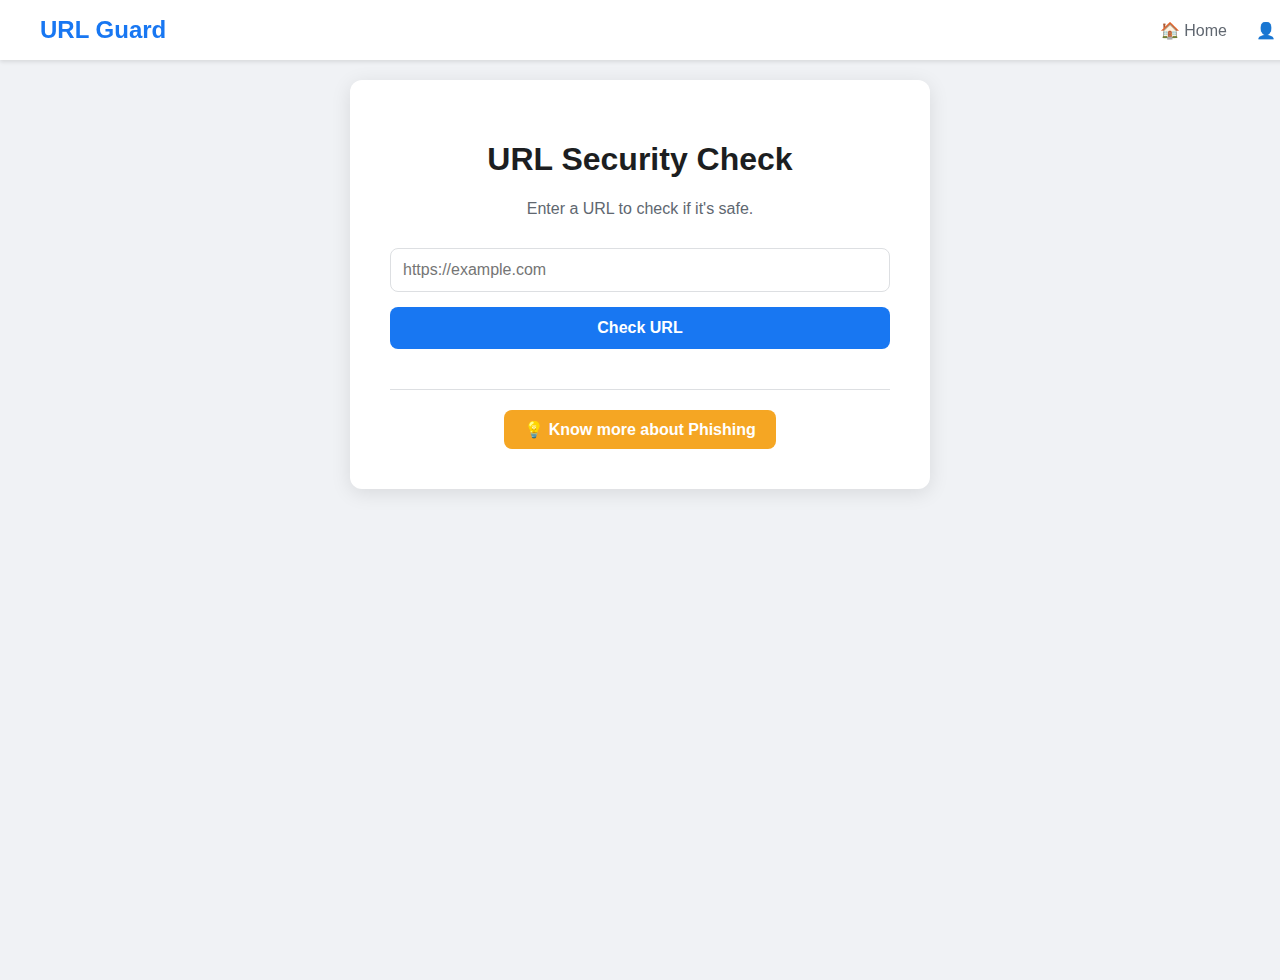
<file: index.html>
<!DOCTYPE html>
<html lang="en">
<head>
    <meta charset="UTF-8">
    <meta name="viewport" content="width=device-width, initial-scale=1.0">
    <title>Phishing URL Detector</title>
    <link rel="stylesheet" href="/static/styles.css">
    </head>
<body>
    <header class="dashboard-header">
        <div class="logo">
            URL Guard
        </div>
        <nav class="dashboard-nav">
            <a href="/">🏠 Home</a>
            <a href="login.html">👤 Login</a>
        </nav>
    </header>

    <main class="container">
        <h1>URL Security Check</h1>
        <p class="subtitle">Enter a URL to check if it's safe.</p>
        
        <form id="url-form">
            <input type="text" id="url-input" placeholder="https://example.com" required>
            <button type="submit" id="check-button">Check URL</button>
        </form>

        <div id="result-container" class="hidden">
            <div id="result-card">
                <h2 id="result-status"></h2>
                <p>Risk Score: <span id="risk-score"></span>/100</p>
            </div>
        </div>

        <div class="info-section">
            <a href="info.html" class="info-button">💡 Know more about Phishing</a>
        </div>
    </main>

    <script src="/static/app.js"></script>
</body>
</html>
</file>
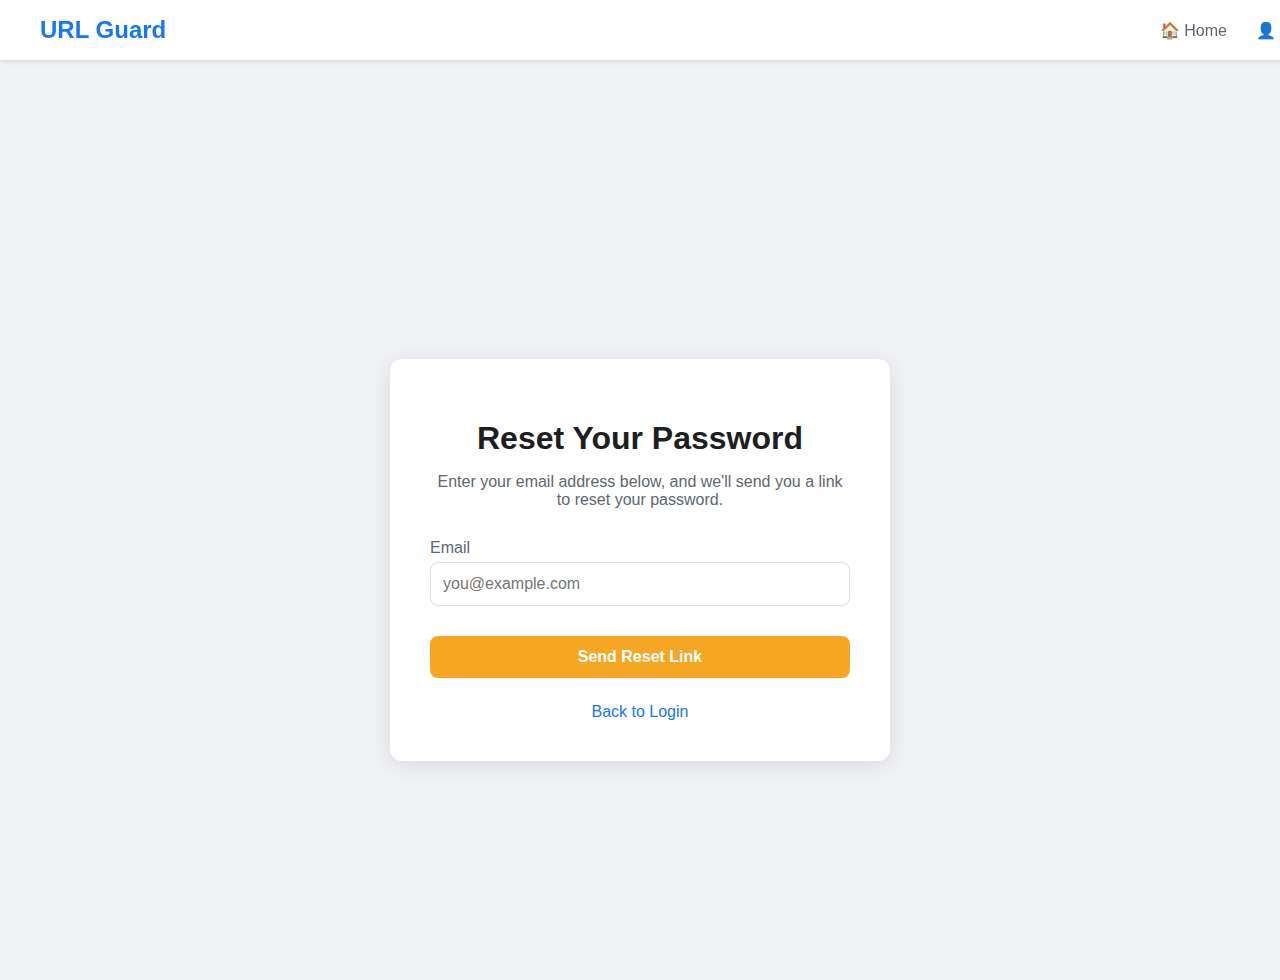
<file: forgot-password.html>
<!DOCTYPE html>
<html lang="en">
<head>
    <meta charset="UTF-8">
    <meta name="viewport" content="width=device-width, initial-scale=1.0">
    <title>Forgot Password - URL Guard</title>
    <link rel="stylesheet" href="styles.css">
    <link rel="stylesheet" href="forgot-password_styles.css">
</head>
<body>
    <header class="dashboard-header">
        <div class="logo">
            URL Guard
        </div>
        <nav class="dashboard-nav">
            <a href="index.html">🏠 Home</a>
            <a href="login.html">👤 Login</a>
        </nav>
    </header>

    <main class="forgot-password-container">
        <div class="forgot-password-box">
            <h1>Reset Your Password</h1>
            <p class="instruction-text">Enter your email address below, and we'll send you a link to reset your password.</p>
            <form id="forgot-password-form">
                <div class="input-group">
                    <label for="email">Email</label>
                    <input type="email" id="email" name="email" placeholder="you@example.com" required>
                </div>
                <button type="submit" class="reset-button">Send Reset Link</button>
            </form>
            <div class="extra-links">
                <a href="login.html">Back to Login</a>
            </div>
        </div>
    </main>
</body>
</html>
</file>
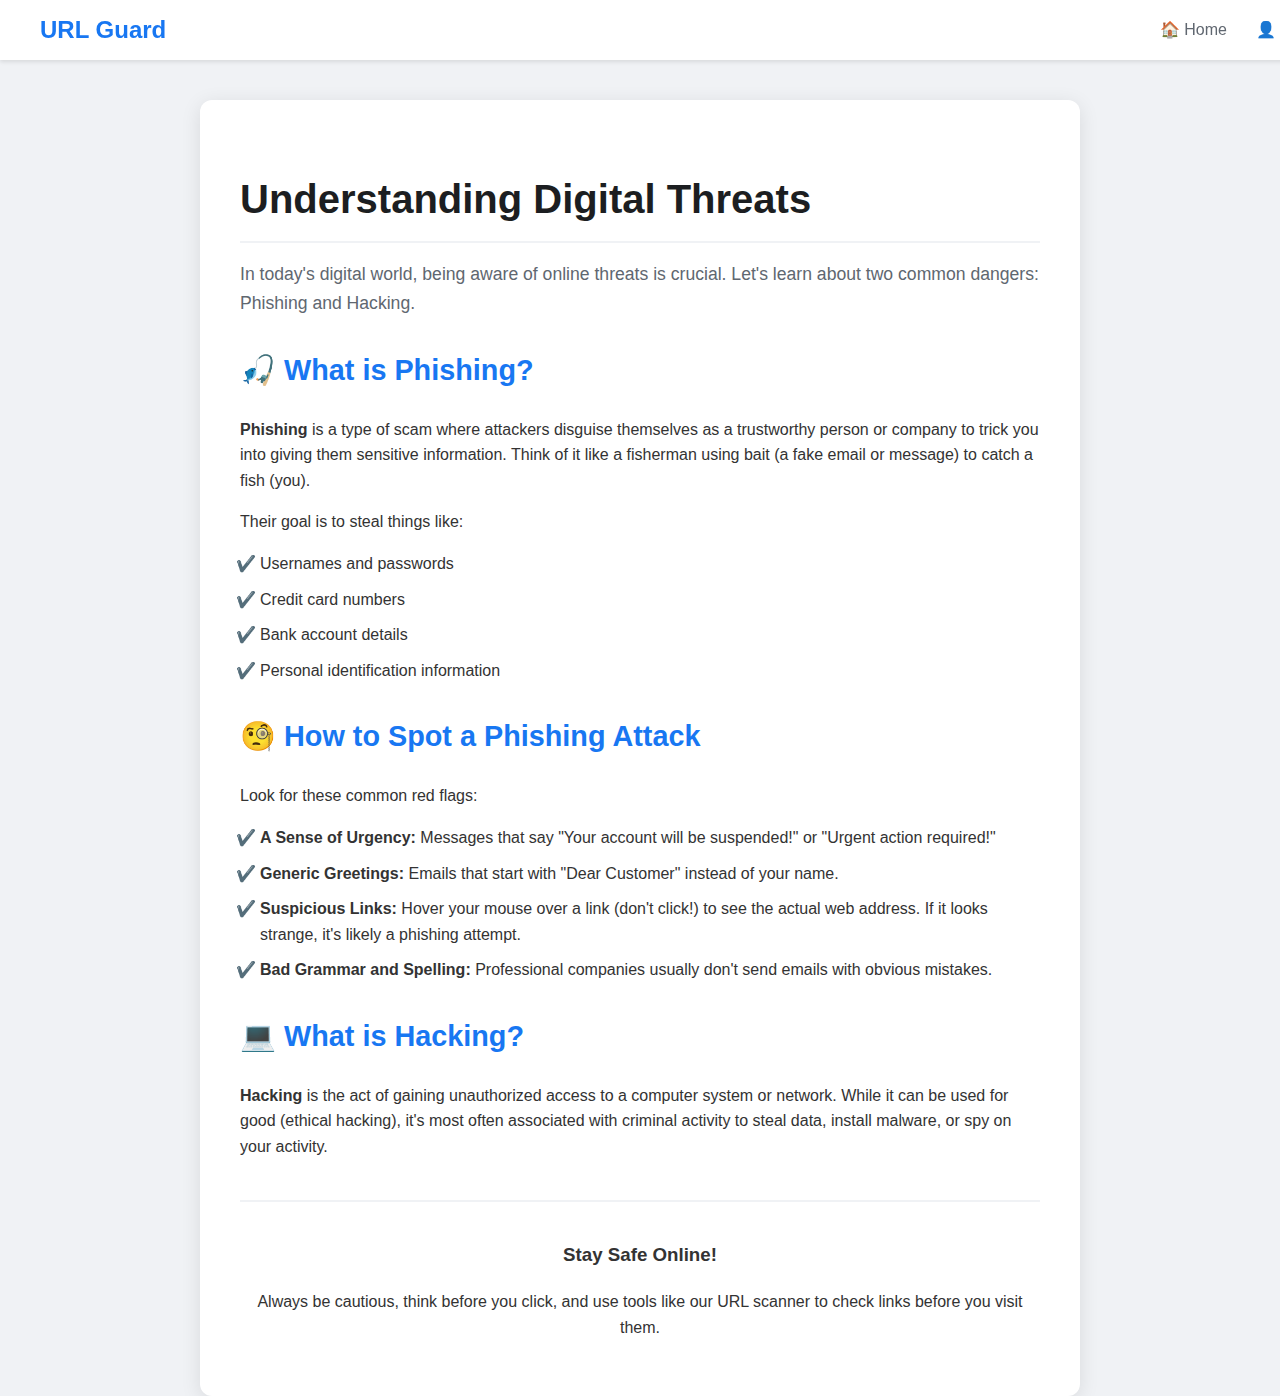
<file: info.html>
<!DOCTYPE html>
<html lang="en">
<head>
    <meta charset="UTF-8">
    <meta name="viewport" content="width=device-width, initial-scale=1.0">
    <title>About Phishing & Hacking</title>
    <link rel="stylesheet" href="styles.css"> 
    <link rel="stylesheet" href="info_styles.css">
</head>
<body>
    <header class="dashboard-header">
        <div class="logo">
            URL Guard
        </div>
        <nav class="dashboard-nav">
            <a href="index.html">🏠 Home</a>
            <a href="login.html">👤 Login</a>
        </nav>
    </header>
    <div class="info-container">
        <h1>Understanding Digital Threats</h1>
        <p class="intro">In today's digital world, being aware of online threats is crucial. Let's learn about two common dangers: Phishing and Hacking.</p>
        
        <div class="section">
            <h2>🎣 What is Phishing?</h2>
            <p><strong>Phishing</strong> is a type of scam where attackers disguise themselves as a trustworthy person or company to trick you into giving them sensitive information. Think of it like a fisherman using bait (a fake email or message) to catch a fish (you).</p>
            <p>Their goal is to steal things like:</p>
            <ul>
                <li>Usernames and passwords</li>
                <li>Credit card numbers</li>
                <li>Bank account details</li>
                <li>Personal identification information</li>
            </ul>
        </div>
        
        <div class="section">
            <h2>🧐 How to Spot a Phishing Attack</h2>
            <p>Look for these common red flags:</p>
            <ul>
                <li><strong>A Sense of Urgency:</strong> Messages that say "Your account will be suspended!" or "Urgent action required!"</li>
                <li><strong>Generic Greetings:</strong> Emails that start with "Dear Customer" instead of your name.</li>
                <li><strong>Suspicious Links:</strong> Hover your mouse over a link (don't click!) to see the actual web address. If it looks strange, it's likely a phishing attempt.</li>
                <li><strong>Bad Grammar and Spelling:</strong> Professional companies usually don't send emails with obvious mistakes.</li>
            </ul>
        </div>
        
        <div class="section">
            <h2>💻 What is Hacking?</h2>
            <p><strong>Hacking</strong> is the act of gaining unauthorized access to a computer system or network. While it can be used for good (ethical hacking), it's most often associated with criminal activity to steal data, install malware, or spy on your activity.</p>
        </div>

        <div class="section-final">
            <h3>Stay Safe Online!</h3>
            <p>Always be cautious, think before you click, and use tools like our URL scanner to check links before you visit them.</p>
        </div>
    </div>
</body>
</html>
</file>
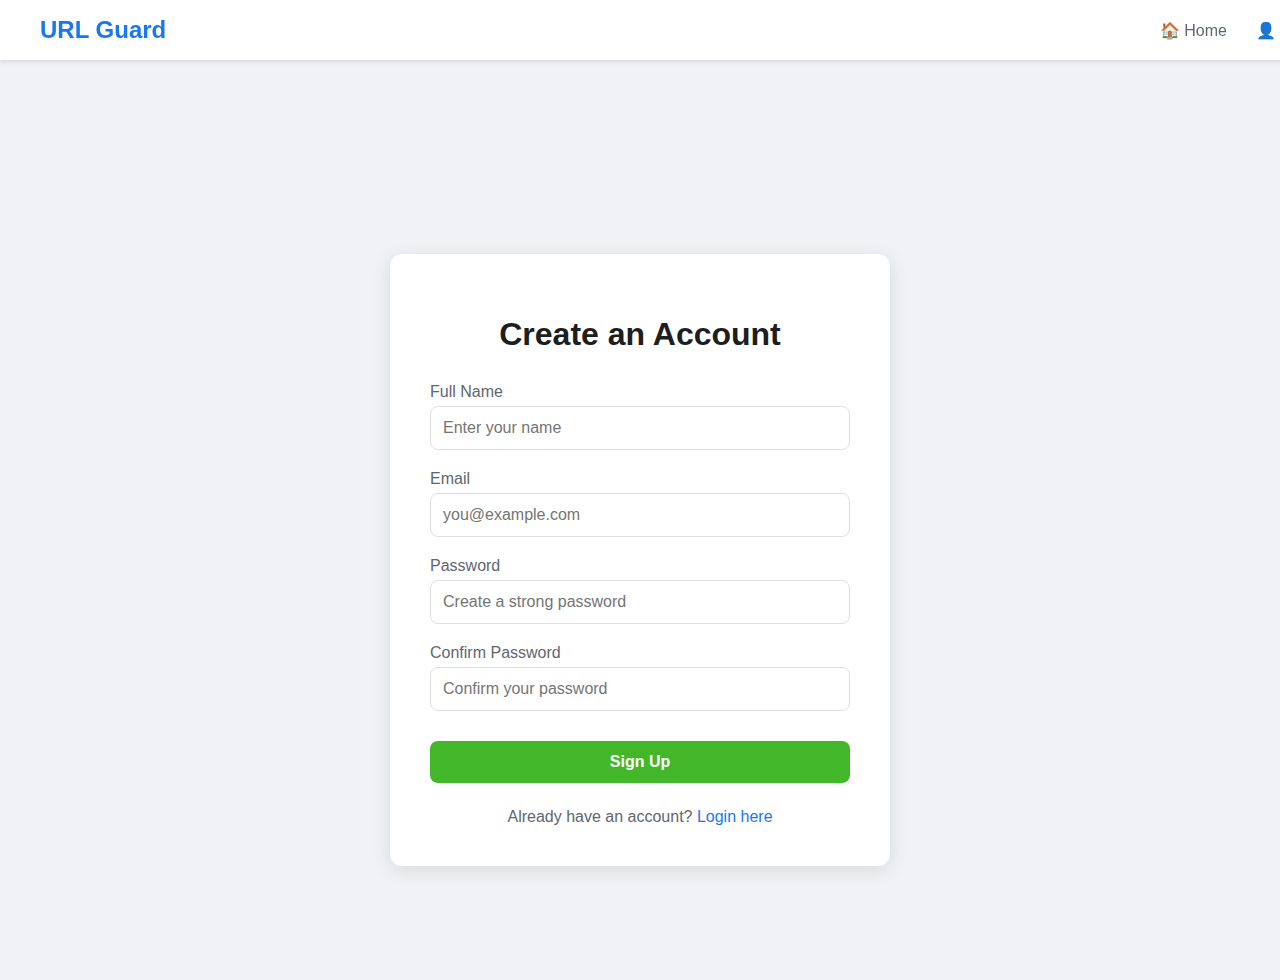
<file: signup.html>
<!DOCTYPE html>
<html lang="en">
<head>
    <meta charset="UTF-8">
    <meta name="viewport" content="width=device-width, initial-scale=1.0">
    <title>Sign Up - URL Guard</title>
    <link rel="stylesheet" href="styles.css">
    <link rel="stylesheet" href="signup_styles.css">
</head>
<body>
    <header class="dashboard-header">
        <div class="logo">
            URL Guard
        </div>
        <nav class="dashboard-nav">
            <a href="index.html">🏠 Home</a>
            <a href="login.html">👤 Login</a>
        </nav>
    </header>

    <main class="signup-container">
        <div class="signup-box">
            <h1>Create an Account</h1>
            <form id="signup-form">
                <div class="input-group">
                    <label for="fullname">Full Name</label>
                    <input type="text" id="fullname" name="fullname" placeholder="Enter your name" required>
                </div>
                <div class="input-group">
                    <label for="email">Email</label>
                    <input type="email" id="email" name="email" placeholder="you@example.com" required>
                </div>
                <div class="input-group">
                    <label for="password">Password</label>
                    <input type="password" id="password" name="password" placeholder="Create a strong password" required>
                </div>
                 <div class="input-group">
                    <label for="confirm-password">Confirm Password</label>
                    <input type="password" id="confirm-password" name="confirm-password" placeholder="Confirm your password" required>
                </div>
                <button type="submit" class="signup-button">Sign Up</button>
            </form>
            <div class="extra-links">
                <span>Already have an account? <a href="login.html">Login here</a></span>
            </div>
        </div>
     </main>

    <script src="signup.js"></script>
    </body>
</html
</file>
<file: static/styles.css>
body {
    font-family: -apple-system, BlinkMacSystemFont, 'Segoe UI', Roboto, sans-serif;
    background-color: #f0f2f5;
    display: flex;
    justify-content: center;
    align-items: center;
    height: 100vh;
    margin: 0;
}
.container {
    background: #fff;
    padding: 40px;
    border-radius: 12px;
    box-shadow: 0 4px 20px rgba(0, 0, 0, 0.1);
    text-align: center;
    width: 90%;
    max-width: 500px;
}
h1 {
    font-size: 2rem;
    color: #1c1e21;
}
.subtitle {
    color: #606770;
    margin-bottom: 30px;
}
#url-input {
    width: 100%;
    padding: 12px;
    border: 1px solid #dddfe2;
    border-radius: 8px;
    font-size: 1rem;
    box-sizing: border-box;
}
#check-button {
    width: 100%;
    padding: 12px;
    background-color: #1877f2;
    color: #fff;
    border: none;
    border-radius: 8px;
    font-size: 1rem;
    font-weight: bold;
    cursor: pointer;
    margin-top: 15px;
    transition: background-color 0.2s;
}
#check-button:hover {
    background-color: #166fe5;
}
.hidden {
    display: none;
}
#result-container {
    margin-top: 30px;
}
#result-card {
    padding: 20px;
    border-radius: 8px;
    color: #fff;
}
#result-status {
    font-size: 1.5rem;
    font-weight: bold;
}

/* Result styles */
.safe { background-color: #42b72a; }
.suspicious { background-color: #f5a623; }
.dangerous { background-color: #f02849; }
/* ===== START: ADD THIS CSS ===== */
.info-section {
    margin-top: 40px;
    border-top: 1px solid #dddfe2;
    padding-top: 20px;
}

.info-button {
    display: inline-block;
    background-color: #f5a623;
    color: #fff;
    padding: 10px 20px;
    border-radius: 8px;
    text-decoration: none;
    font-weight: bold;
    transition: background-color 0.2s;
}

.info-button:hover {
    background-color: #d88e17;
}
/* ===== START: ADD THIS CSS ===== */

/* Adjust body to accommodate the header */
body {
    /* Change flex alignment to start from the top */
    align-items: flex-start; 
    padding-top: 80px; /* Add padding to prevent content from hiding under the fixed header */
}

/* Header Styling */
.dashboard-header {
    width: 100%;
    background-color: #ffffff;
    padding: 0 40px;
    box-shadow: 0 2px 4px rgba(0,0,0,0.1);
    display: flex;
    justify-content: space-between;
    align-items: center;
    height: 60px;
    position: fixed; /* Make header stick to the top */
    top: 0;
    left: 0;
    z-index: 1000;
}

.logo {
    font-size: 1.5rem;
    font-weight: bold;
    color: #1877f2;
}

.dashboard-nav a {
    color: #606770;
    text-decoration: none;
    font-weight: 500;
    margin-left: 25px;
    font-size: 1rem;
    transition: color 0.2s;
}

.dashboard-nav a:hover {
    color: #1877f2;
}

/* ===== END: ADD THIS CSS ===== */
</file>
<file: styles.css>
body {
    font-family: -apple-system, BlinkMacSystemFont, 'Segoe UI', Roboto, sans-serif;
    background-color: #f0f2f5;
    display: flex;
    justify-content: center;
    align-items: center;
    height: 100vh;
    margin: 0;
}
.container {
    background: #fff;
    padding: 40px;
    border-radius: 12px;
    box-shadow: 0 4px 20px rgba(0, 0, 0, 0.1);
    text-align: center;
    width: 90%;
    max-width: 500px;
}
h1 {
    font-size: 2rem;
    color: #1c1e21;
}
.subtitle {
    color: #606770;
    margin-bottom: 30px;
}
#url-input {
    width: 100%;
    padding: 12px;
    border: 1px solid #dddfe2;
    border-radius: 8px;
    font-size: 1rem;
    box-sizing: border-box;
}
#check-button {
    width: 100%;
    padding: 12px;
    background-color: #1877f2;
    color: #fff;
    border: none;
    border-radius: 8px;
    font-size: 1rem;
    font-weight: bold;
    cursor: pointer;
    margin-top: 15px;
    transition: background-color 0.2s;
}
#check-button:hover {
    background-color: #166fe5;
}
.hidden {
    display: none;
}
#result-container {
    margin-top: 30px;
}
#result-card {
    padding: 20px;
    border-radius: 8px;
    color: #fff;
}
#result-status {
    font-size: 1.5rem;
    font-weight: bold;
}

/* Result styles */
.safe { background-color: #42b72a; }
.suspicious { background-color: #f5a623; }
.dangerous { background-color: #f02849; }
/* ===== START: ADD THIS CSS ===== */
.info-section {
    margin-top: 40px;
    border-top: 1px solid #dddfe2;
    padding-top: 20px;
}

.info-button {
    display: inline-block;
    background-color: #f5a623;
    color: #fff;
    padding: 10px 20px;
    border-radius: 8px;
    text-decoration: none;
    font-weight: bold;
    transition: background-color 0.2s;
}

.info-button:hover {
    background-color: #d88e17;
}
/* ===== START: ADD THIS CSS ===== */

/* Adjust body to accommodate the header */
body {
    /* Change flex alignment to start from the top */
    align-items: flex-start; 
    padding-top: 80px; /* Add padding to prevent content from hiding under the fixed header */
}

/* Header Styling */
.dashboard-header {
    width: 100%;
    background-color: #ffffff;
    padding: 0 40px;
    box-shadow: 0 2px 4px rgba(0,0,0,0.1);
    display: flex;
    justify-content: space-between;
    align-items: center;
    height: 60px;
    position: fixed; /* Make header stick to the top */
    top: 0;
    left: 0;
    z-index: 1000;
}

.logo {
    font-size: 1.5rem;
    font-weight: bold;
    color: #1877f2;
}

.dashboard-nav a {
    color: #606770;
    text-decoration: none;
    font-weight: 500;
    margin-left: 25px;
    font-size: 1rem;
    transition: color 0.2s;
}

.dashboard-nav a:hover {
    color: #1877f2;
}

/* ===== END: ADD THIS CSS ===== */
</file>
<file: forgot-password_styles.css>
/* forgot-password_styles.css */

.forgot-password-container {
    display: flex;
    justify-content: center;
    align-items: center;
    width: 100%;
    padding-top: 60px; /* Header height */
    min-height: calc(100vh - 60px);
}

.forgot-password-box {
    background: #fff;
    padding: 40px;
    border-radius: 12px;
    box-shadow: 0 4px 20px rgba(0, 0, 0, 0.1);
    text-align: center;
    width: 100%;
    max-width: 420px;
}

.forgot-password-box h1 {
    font-size: 2rem;
    color: #1c1e21;
    margin-bottom: 15px;
}

.instruction-text {
    color: #606770;
    margin-bottom: 30px;
}

.input-group {
    margin-bottom: 20px;
    text-align: left;
}

.input-group label {
    display: block;
    font-weight: 500;
    margin-bottom: 5px;
    color: #606770;
}

.input-group input {
    width: 100%;
    padding: 12px;
    border: 1px solid #dddfe2;
    border-radius: 8px;
    font-size: 1rem;
    box-sizing: border-box;
}

.reset-button {
    width: 100%;
    padding: 12px;
    background-color: #f5a623; /* Orange/yellow for a distinct action */
    color: #fff;
    border: none;
    border-radius: 8px;
    font-size: 1rem;
    font-weight: bold;
    cursor: pointer;
    margin-top: 10px;
    transition: background-color 0.2s;
}

.reset-button:hover {
    background-color: #d88e17;
}

.extra-links {
    margin-top: 25px;
}

.extra-links a {
    color: #1877f2;
    text-decoration: none;
    font-weight: 500;
}

.extra-links a:hover {
    text-decoration: underline;
}
</file>
<file: info_styles.css>
/* ===== START: ADD THIS CSS for the header ===== */
.dashboard-header {
    width: 100%;
    background-color: #ffffff;
    padding: 0 40px;
    box-shadow: 0 2px 4px rgba(0,0,0,0.1);
    display: flex;
    justify-content: space-between;
    align-items: center;
    height: 60px;
    position: fixed;
    top: 0;
    left: 0;
    z-index: 1000;
}

.logo {
    font-size: 1.5rem;
    font-weight: bold;
    color: #1877f2;
}

.dashboard-nav a {
    color: #606770;
    text-decoration: none;
    font-weight: 500;
    margin-left: 25px;
    font-size: 1rem;
    transition: color 0.2s;
}

.dashboard-nav a:hover {
    color: #1877f2;
}
/* ===== END: ADD THIS CSS ===== */


body {
    font-family: -apple-system, BlinkMacSystemFont, 'Segoe UI', Roboto, sans-serif;
    background-color: #f0f2f5;
    color: #333;
    line-height: 1.6;
    margin: 0;
    /* MODIFIED: Changed padding to prevent overlap with new header */
    padding: 20px;
    padding-top: 80px; 
}

.info-container {
    max-width: 800px;
    margin: 20px auto;
    background: #fff;
    padding: 40px;
    border-radius: 12px;
    box-shadow: 0 4px 20px rgba(0, 0, 0, 0.1);
}

/* DELETED: The .back-link style is no longer needed */

h1 {
    font-size: 2.5rem;
    color: #1c1e21;
    border-bottom: 2px solid #f0f2f5;
    padding-bottom: 10px;
    margin-bottom: 10px;
}

h2 {
    font-size: 1.8rem;
    color: #1877f2;
    margin-top: 30px;
}

p.intro {
    font-size: 1.1rem;
    color: #606770;
    margin-bottom: 30px;
}

.section {
    margin-bottom: 25px;
}

.section-final {
    margin-top: 40px;
    padding-top: 20px;
    border-top: 2px solid #f0f2f5;
    text-align: center;
}

ul {
    list-style-type: '✔️ ';
    padding-left: 20px;
}

li {
    margin-bottom: 10px;
}
</file>
<file: signup_styles.css>
/* signup_styles.css */

.signup-container {
    display: flex;
    justify-content: center;
    align-items: center;
    width: 100%;
    padding-top: 60px; /* Header height */
    min-height: calc(100vh - 60px);
}

.signup-box {
    background: #fff;
    padding: 40px;
    border-radius: 12px;
    box-shadow: 0 4px 20px rgba(0, 0, 0, 0.1);
    text-align: center;
    width: 100%;
    max-width: 420px; /* Slightly wider for the extra field */
}

.signup-box h1 {
    font-size: 2rem;
    color: #1c1e21;
    margin-bottom: 30px;
}

.input-group {
    margin-bottom: 20px;
    text-align: left;
}

.input-group label {
    display: block;
    font-weight: 500;
    margin-bottom: 5px;
    color: #606770;
}

.input-group input {
    width: 100%;
    padding: 12px;
    border: 1px solid #dddfe2;
    border-radius: 8px;
    font-size: 1rem;
    box-sizing: border-box;
}

.signup-button {
    width: 100%;
    padding: 12px;
    background-color: #42b72a; /* Green for sign up */
    color: #fff;
    border: none;
    border-radius: 8px;
    font-size: 1rem;
    font-weight: bold;
    cursor: pointer;
    margin-top: 10px;
    transition: background-color 0.2s;
}

.signup-button:hover {
    background-color: #36a420;
}

.extra-links {
    margin-top: 25px;
    color: #606770;
}

.extra-links a {
    color: #1877f2;
    text-decoration: none;
    font-weight: 500;
}

.extra-links a:hover {
    text-decoration: underline;
}
</file>
